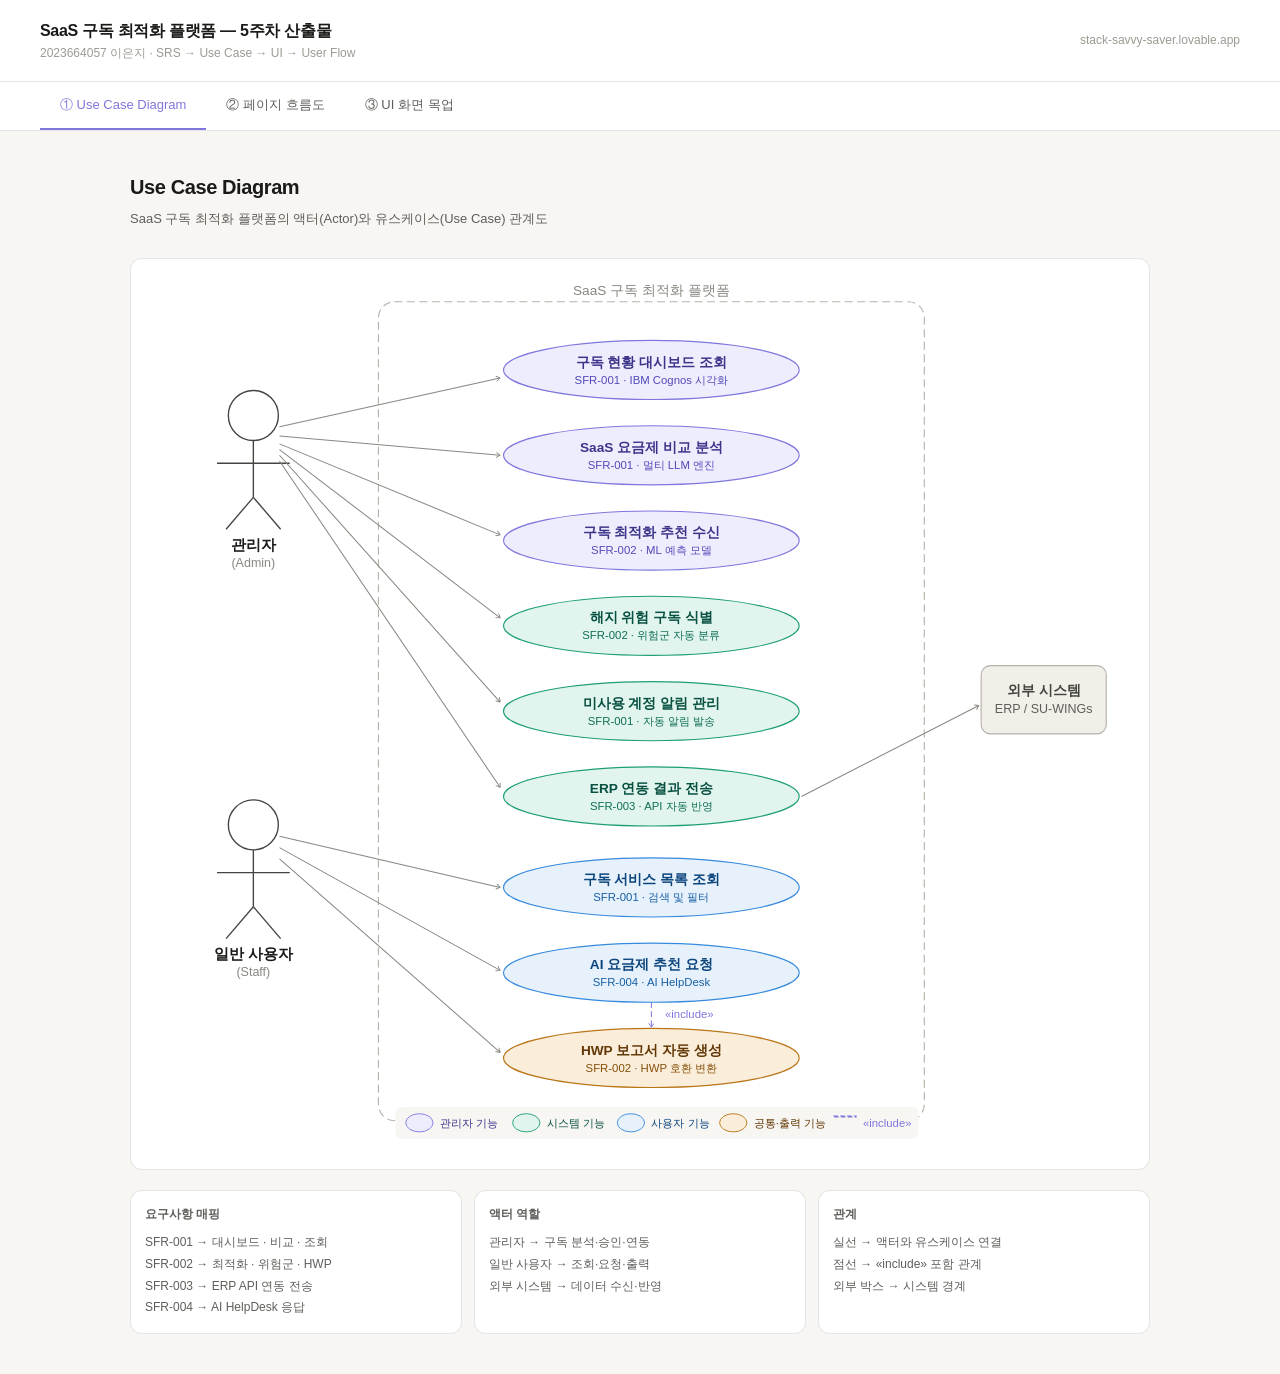
<file: saas_5week_presentation.html>
<!DOCTYPE html>
<html lang="ko">
<head>
<meta charset="UTF-8"/>
<meta name="viewport" content="width=device-width, initial-scale=1.0"/>
<title>SaaS 구독 최적화 플랫폼 — 5주차 산출물</title>
<style>
  :root {
    --bg: #f7f6f3;
    --surface: #ffffff;
    --surface2: #f1f0ec;
    --border: rgba(0,0,0,0.1);
    --border2: rgba(0,0,0,0.18);
    --text: #1a1a18;
    --text2: #5f5e5a;
    --text3: #9c9a92;
    --purple: #7F77DD; --purple-light: #EEEDFE; --purple-dark: #3C3489;
    --teal: #1D9E75; --teal-light: #E1F5EE; --teal-dark: #085041;
    --blue: #378ADD; --blue-light: #E6F1FB; --blue-dark: #0C447C;
    --amber: #BA7517; --amber-light: #FAEEDA; --amber-dark: #633806;
    --red: #E24B4A; --red-light: #FCEBEB; --red-dark: #791F1F;
    --green: #639922; --green-light: #EAF3DE; --green-dark: #27500A;
    --gray: #888780; --gray-light: #F1EFE8; --gray-dark: #444441;
    --coral: #D85A30; --coral-light: #FAECE7; --coral-dark: #712B13;
  }
  * { box-sizing: border-box; margin: 0; padding: 0; }
  body { font-family: -apple-system, 'Apple SD Gothic Neo', 'Noto Sans KR', sans-serif; background: var(--bg); color: var(--text); font-size: 14px; line-height: 1.6; }

  /* Header */
  .site-header { background: var(--surface); border-bottom: 1px solid var(--border); padding: 18px 40px; display: flex; align-items: center; justify-content: space-between; position: sticky; top: 0; z-index: 100; }
  .site-header h1 { font-size: 16px; font-weight: 600; letter-spacing: -0.3px; }
  .site-header .meta { font-size: 12px; color: var(--text3); }

  /* Top nav tabs */
  .top-nav { background: var(--surface); border-bottom: 1px solid var(--border); padding: 0 40px; display: flex; gap: 0; }
  .top-nav button { padding: 14px 20px; font-size: 13px; background: none; border: none; border-bottom: 2px solid transparent; cursor: pointer; color: var(--text2); font-weight: 500; transition: all .15s; }
  .top-nav button:hover { color: var(--text); }
  .top-nav button.active { color: var(--purple); border-bottom-color: var(--purple); }

  /* Page sections */
  .section { display: none; padding: 40px; max-width: 1100px; margin: 0 auto; }
  .section.active { display: block; }
  .section-title { font-size: 20px; font-weight: 600; margin-bottom: 6px; letter-spacing: -0.4px; }
  .section-desc { font-size: 13px; color: var(--text2); margin-bottom: 28px; }

  /* Cards */
  .card { background: var(--surface); border: 1px solid var(--border); border-radius: 12px; padding: 20px; }
  .metric-card { background: var(--surface2); border-radius: 8px; padding: 14px 18px; }
  .metric-label { font-size: 11px; color: var(--text3); margin-bottom: 4px; }
  .metric-value { font-size: 26px; font-weight: 600; }

  /* Badges */
  .badge { display: inline-block; font-size: 11px; font-weight: 500; padding: 2px 8px; border-radius: 4px; }
  .badge-ok { background: var(--green-light); color: var(--green-dark); }
  .badge-warn { background: var(--amber-light); color: var(--amber-dark); }
  .badge-danger { background: var(--red-light); color: var(--red-dark); }
  .badge-info { background: var(--blue-light); color: var(--blue-dark); }
  .badge-purple { background: var(--purple-light); color: var(--purple-dark); }

  /* Grid */
  .grid-4 { display: grid; grid-template-columns: repeat(4, 1fr); gap: 10px; }
  .grid-3 { display: grid; grid-template-columns: repeat(3, 1fr); gap: 12px; }
  .grid-2 { display: grid; grid-template-columns: 200px 1fr; gap: 16px; }

  /* Table */
  table { width: 100%; border-collapse: collapse; font-size: 13px; }
  th { text-align: left; color: var(--text3); font-weight: 500; padding: 8px 10px; border-bottom: 1px solid var(--border); font-size: 12px; }
  td { padding: 9px 10px; border-bottom: 1px solid var(--border); }
  tr:last-child td { border-bottom: none; }

  /* Bar */
  .bar { height: 6px; border-radius: 3px; background: var(--surface2); overflow: hidden; margin-top: 4px; }
  .bar-fill { height: 100%; border-radius: 3px; }

  /* Sidebar nav */
  .sidebar { background: var(--surface); border: 1px solid var(--border); border-radius: 12px; padding: 14px; }
  .nav-item { padding: 8px 12px; border-radius: 8px; font-size: 13px; color: var(--text2); cursor: pointer; display: flex; align-items: center; gap: 8px; transition: background .1s; }
  .nav-item:hover { background: var(--surface2); }
  .nav-item.active { background: var(--surface2); color: var(--text); font-weight: 500; }
  .logo { font-size: 14px; font-weight: 700; color: var(--purple); padding: 0 12px 12px; border-bottom: 1px solid var(--border); margin-bottom: 8px; letter-spacing: -0.5px; }

  /* Buttons */
  .btn { display: inline-block; padding: 7px 14px; border-radius: 8px; border: 1px solid var(--border2); background: var(--surface); color: var(--text); font-size: 13px; cursor: pointer; font-weight: 500; transition: background .12s; }
  .btn:hover { background: var(--surface2); }
  .btn-primary { background: var(--purple); color: #fff; border-color: var(--purple); }
  .btn-primary:hover { opacity: 0.9; }
  .btn-sm { font-size: 12px; padding: 5px 10px; }

  /* Chat */
  .chat-area { display: flex; flex-direction: column; gap: 10px; min-height: 260px; }
  .chat-bubble { padding: 10px 14px; border-radius: 14px; font-size: 13px; line-height: 1.6; max-width: 82%; }
  .chat-user { background: var(--purple-light); color: var(--purple-dark); border-radius: 14px 14px 4px 14px; margin-left: auto; }
  .chat-ai { background: var(--surface2); color: var(--text); border-radius: 14px 14px 14px 4px; }

  /* Plan cards */
  .plan-card { border: 1px solid var(--border); border-radius: 12px; padding: 18px; background: var(--surface); }
  .plan-card.recommended { border: 2px solid var(--blue); }

  /* Input */
  .text-input { width: 100%; padding: 8px 12px; border: 1px solid var(--border2); border-radius: 8px; font-size: 13px; background: var(--surface); color: var(--text); outline: none; }
  .text-input:focus { border-color: var(--purple); }

  /* Page flow */
  .flow-node { display: flex; flex-direction: column; align-items: center; }
  .flow-box { padding: 10px 18px; border-radius: 8px; font-size: 13px; font-weight: 500; text-align: center; min-width: 140px; border: 1px solid; }
  .flow-sub { font-size: 11px; font-weight: 400; margin-top: 3px; }
  .flow-arrow { color: var(--text3); font-size: 18px; text-align: center; margin: 4px 0; }
  .flow-row { display: flex; gap: 12px; justify-content: center; align-items: flex-start; }
  .flow-connector { display: flex; flex-direction: column; align-items: center; }

  /* Use case actor */
  .actor-box { display: flex; flex-direction: column; align-items: center; gap: 4px; }
  .actor-label { font-size: 12px; font-weight: 500; color: var(--text2); }

  /* Scrollable */
  .scroll-x { overflow-x: auto; }

  /* Risk gauge */
  .risk-bar { height: 8px; border-radius: 4px; background: var(--surface2); overflow: hidden; }
  .risk-fill-high { background: linear-gradient(90deg, var(--red), #ff7070); }
  .risk-fill-mid { background: linear-gradient(90deg, var(--amber), #ffc04d); }
  .risk-fill-low { background: linear-gradient(90deg, var(--green), #8bc34a); }

  @media print { body { background: white; } }
</style>
</head>
<body>

<header class="site-header">
  <div>
    <h1>SaaS 구독 최적화 플랫폼 — 5주차 산출물</h1>
    <div class="meta">2023664057 이은지 · SRS → Use Case → UI → User Flow</div>
  </div>
  <div style="font-size:12px;color:var(--text3);">stack-savvy-saver.lovable.app</div>
</header>

<nav class="top-nav">
  <button class="active" onclick="showSection('usecase', this)">① Use Case Diagram</button>
  <button onclick="showSection('flow', this)">② 페이지 흐름도</button>
  <button onclick="showSection('ui', this)">③ UI 화면 목업</button>
</nav>

<!-- ==============================
     SECTION 1: USE CASE DIAGRAM
     ============================== -->
<section id="s-usecase" class="section active">
  <div class="section-title">Use Case Diagram</div>
  <div class="section-desc">SaaS 구독 최적화 플랫폼의 액터(Actor)와 유스케이스(Use Case) 관계도</div>

  <div class="card" style="overflow:auto;">
    <svg width="100%" viewBox="0 0 860 760" xmlns="http://www.w3.org/2000/svg" style="min-width:700px;">
      <defs>
        <marker id="arr" viewBox="0 0 10 10" refX="8" refY="5" markerWidth="6" markerHeight="6" orient="auto-start-reverse">
          <path d="M2 1L8 5L2 9" fill="none" stroke="#888780" stroke-width="1.5" stroke-linecap="round" stroke-linejoin="round"/>
        </marker>
        <marker id="arr-inc" viewBox="0 0 10 10" refX="8" refY="5" markerWidth="6" markerHeight="6" orient="auto-start-reverse">
          <path d="M2 1L8 5L2 9" fill="none" stroke="#7F77DD" stroke-width="1.5" stroke-linecap="round" stroke-linejoin="round"/>
        </marker>
      </defs>

      <!-- System boundary -->
      <rect x="200" y="20" width="480" height="720" rx="14" fill="none" stroke="#b4b2a9" stroke-width="1" stroke-dasharray="7 4"/>
      <text x="440" y="14" text-anchor="middle" font-size="12" fill="#888780" font-family="-apple-system, sans-serif">SaaS 구독 최적화 플랫폼</text>

      <!-- === ACTORS === -->
      <!-- 관리자 -->
      <g font-family="-apple-system, sans-serif">
        <ellipse cx="90" cy="120" rx="22" ry="22" fill="none" stroke="#444441" stroke-width="1.2"/>
        <line x1="90" y1="142" x2="90" y2="192" stroke="#444441" stroke-width="1.2"/>
        <line x1="58" y1="162" x2="122" y2="162" stroke="#444441" stroke-width="1.2"/>
        <line x1="90" y1="192" x2="66" y2="220" stroke="#444441" stroke-width="1.2"/>
        <line x1="90" y1="192" x2="114" y2="220" stroke="#444441" stroke-width="1.2"/>
        <text x="90" y="238" text-anchor="middle" font-size="13" font-weight="600" fill="#1a1a18">관리자</text>
        <text x="90" y="253" text-anchor="middle" font-size="11" fill="#888780">(Admin)</text>
      </g>

      <!-- 일반 사용자 -->
      <g font-family="-apple-system, sans-serif">
        <ellipse cx="90" cy="480" rx="22" ry="22" fill="none" stroke="#444441" stroke-width="1.2"/>
        <line x1="90" y1="502" x2="90" y2="552" stroke="#444441" stroke-width="1.2"/>
        <line x1="58" y1="522" x2="122" y2="522" stroke="#444441" stroke-width="1.2"/>
        <line x1="90" y1="552" x2="66" y2="580" stroke="#444441" stroke-width="1.2"/>
        <line x1="90" y1="552" x2="114" y2="580" stroke="#444441" stroke-width="1.2"/>
        <text x="90" y="598" text-anchor="middle" font-size="13" font-weight="600" fill="#1a1a18">일반 사용자</text>
        <text x="90" y="613" text-anchor="middle" font-size="11" fill="#888780">(Staff)</text>
      </g>

      <!-- 외부 시스템 -->
      <g font-family="-apple-system, sans-serif">
        <rect x="730" y="340" width="110" height="60" rx="8" fill="#F1EFE8" stroke="#b4b2a9" stroke-width="1"/>
        <text x="785" y="366" text-anchor="middle" font-size="12" font-weight="600" fill="#444441">외부 시스템</text>
        <text x="785" y="382" text-anchor="middle" font-size="11" fill="#5f5e5a">ERP / SU-WINGs</text>
      </g>

      <!-- === USE CASES (관리자) === -->
      <!-- UC1 -->
      <g>
        <ellipse cx="440" cy="80" rx="130" ry="26" fill="#EEEDFE" stroke="#7F77DD" stroke-width="1"/>
        <text x="440" y="77" text-anchor="middle" font-size="12" font-weight="600" fill="#3C3489" font-family="-apple-system, sans-serif">구독 현황 대시보드 조회</text>
        <text x="440" y="92" text-anchor="middle" font-size="10" fill="#534AB7" font-family="-apple-system, sans-serif">SFR-001 · IBM Cognos 시각화</text>
      </g>
      <!-- UC2 -->
      <g>
        <ellipse cx="440" cy="155" rx="130" ry="26" fill="#EEEDFE" stroke="#7F77DD" stroke-width="1"/>
        <text x="440" y="152" text-anchor="middle" font-size="12" font-weight="600" fill="#3C3489" font-family="-apple-system, sans-serif">SaaS 요금제 비교 분석</text>
        <text x="440" y="167" text-anchor="middle" font-size="10" fill="#534AB7" font-family="-apple-system, sans-serif">SFR-001 · 멀티 LLM 엔진</text>
      </g>
      <!-- UC3 -->
      <g>
        <ellipse cx="440" cy="230" rx="130" ry="26" fill="#EEEDFE" stroke="#7F77DD" stroke-width="1"/>
        <text x="440" y="227" text-anchor="middle" font-size="12" font-weight="600" fill="#3C3489" font-family="-apple-system, sans-serif">구독 최적화 추천 수신</text>
        <text x="440" y="242" text-anchor="middle" font-size="10" fill="#534AB7" font-family="-apple-system, sans-serif">SFR-002 · ML 예측 모델</text>
      </g>
      <!-- UC4 (teal) -->
      <g>
        <ellipse cx="440" cy="305" rx="130" ry="26" fill="#E1F5EE" stroke="#1D9E75" stroke-width="1"/>
        <text x="440" y="302" text-anchor="middle" font-size="12" font-weight="600" fill="#085041" font-family="-apple-system, sans-serif">해지 위험 구독 식별</text>
        <text x="440" y="317" text-anchor="middle" font-size="10" fill="#0F6E56" font-family="-apple-system, sans-serif">SFR-002 · 위험군 자동 분류</text>
      </g>
      <!-- UC5 (teal) -->
      <g>
        <ellipse cx="440" cy="380" rx="130" ry="26" fill="#E1F5EE" stroke="#1D9E75" stroke-width="1"/>
        <text x="440" y="377" text-anchor="middle" font-size="12" font-weight="600" fill="#085041" font-family="-apple-system, sans-serif">미사용 계정 알림 관리</text>
        <text x="440" y="392" text-anchor="middle" font-size="10" fill="#0F6E56" font-family="-apple-system, sans-serif">SFR-001 · 자동 알림 발송</text>
      </g>
      <!-- UC6 (teal) -->
      <g>
        <ellipse cx="440" cy="455" rx="130" ry="26" fill="#E1F5EE" stroke="#1D9E75" stroke-width="1"/>
        <text x="440" y="452" text-anchor="middle" font-size="12" font-weight="600" fill="#085041" font-family="-apple-system, sans-serif">ERP 연동 결과 전송</text>
        <text x="440" y="467" text-anchor="middle" font-size="10" fill="#0F6E56" font-family="-apple-system, sans-serif">SFR-003 · API 자동 반영</text>
      </g>

      <!-- === USE CASES (일반 사용자) === -->
      <!-- UC7 (blue) -->
      <g>
        <ellipse cx="440" cy="535" rx="130" ry="26" fill="#E6F1FB" stroke="#378ADD" stroke-width="1"/>
        <text x="440" y="532" text-anchor="middle" font-size="12" font-weight="600" fill="#0C447C" font-family="-apple-system, sans-serif">구독 서비스 목록 조회</text>
        <text x="440" y="547" text-anchor="middle" font-size="10" fill="#185FA5" font-family="-apple-system, sans-serif">SFR-001 · 검색 및 필터</text>
      </g>
      <!-- UC8 (blue) -->
      <g>
        <ellipse cx="440" cy="610" rx="130" ry="26" fill="#E6F1FB" stroke="#378ADD" stroke-width="1"/>
        <text x="440" y="607" text-anchor="middle" font-size="12" font-weight="600" fill="#0C447C" font-family="-apple-system, sans-serif">AI 요금제 추천 요청</text>
        <text x="440" y="622" text-anchor="middle" font-size="10" fill="#185FA5" font-family="-apple-system, sans-serif">SFR-004 · AI HelpDesk</text>
      </g>
      <!-- UC9 (amber) -->
      <g>
        <ellipse cx="440" cy="685" rx="130" ry="26" fill="#FAEEDA" stroke="#BA7517" stroke-width="1"/>
        <text x="440" y="682" text-anchor="middle" font-size="12" font-weight="600" fill="#633806" font-family="-apple-system, sans-serif">HWP 보고서 자동 생성</text>
        <text x="440" y="697" text-anchor="middle" font-size="10" fill="#854F0B" font-family="-apple-system, sans-serif">SFR-002 · HWP 호환 변환</text>
      </g>

      <!-- === ARROWS: 관리자 → UC === -->
      <line x1="113" y1="130" x2="307" y2="87" stroke="#888780" stroke-width="0.9" marker-end="url(#arr)"/>
      <line x1="113" y1="138" x2="307" y2="155" stroke="#888780" stroke-width="0.9" marker-end="url(#arr)"/>
      <line x1="113" y1="145" x2="307" y2="225" stroke="#888780" stroke-width="0.9" marker-end="url(#arr)"/>
      <line x1="113" y1="150" x2="307" y2="298" stroke="#888780" stroke-width="0.9" marker-end="url(#arr)"/>
      <line x1="113" y1="155" x2="307" y2="372" stroke="#888780" stroke-width="0.9" marker-end="url(#arr)"/>
      <line x1="113" y1="160" x2="307" y2="447" stroke="#888780" stroke-width="0.9" marker-end="url(#arr)"/>

      <!-- === ARROWS: 일반 사용자 → UC === -->
      <line x1="113" y1="490" x2="307" y2="535" stroke="#888780" stroke-width="0.9" marker-end="url(#arr)"/>
      <line x1="113" y1="500" x2="307" y2="608" stroke="#888780" stroke-width="0.9" marker-end="url(#arr)"/>
      <line x1="113" y1="510" x2="307" y2="680" stroke="#888780" stroke-width="0.9" marker-end="url(#arr)"/>

      <!-- === ARROW: UC6 → 외부 시스템 === -->
      <line x1="572" y1="455" x2="728" y2="375" stroke="#888780" stroke-width="0.9" marker-end="url(#arr)"/>

      <!-- === include: UC8 includes data pipeline === -->
      <line x1="440" y1="636" x2="440" y2="658" stroke="#7F77DD" stroke-width="0.9" stroke-dasharray="5 3" marker-end="url(#arr-inc)"/>
      <text x="452" y="650" font-size="10" fill="#7F77DD" font-family="-apple-system, sans-serif">«include»</text>

      <!-- Legend -->
      <rect x="215" y="728" width="460" height="28" rx="6" fill="#f7f6f3"/>
      <ellipse cx="236" cy="742" rx="12" ry="8" fill="#EEEDFE" stroke="#7F77DD" stroke-width="0.8"/>
      <text x="254" y="746" font-size="10" fill="#3C3489" font-family="-apple-system, sans-serif">관리자 기능</text>
      <ellipse cx="330" cy="742" rx="12" ry="8" fill="#E1F5EE" stroke="#1D9E75" stroke-width="0.8"/>
      <text x="348" y="746" font-size="10" fill="#085041" font-family="-apple-system, sans-serif">시스템 기능</text>
      <ellipse cx="422" cy="742" rx="12" ry="8" fill="#E6F1FB" stroke="#378ADD" stroke-width="0.8"/>
      <text x="440" y="746" font-size="10" fill="#0C447C" font-family="-apple-system, sans-serif">사용자 기능</text>
      <ellipse cx="512" cy="742" rx="12" ry="8" fill="#FAEEDA" stroke="#BA7517" stroke-width="0.8"/>
      <text x="530" y="746" font-size="10" fill="#633806" font-family="-apple-system, sans-serif">공통·출력 기능</text>
      <rect x="600" y="736" width="20" height="0.8" fill="none" stroke="#7F77DD" stroke-dasharray="4 2"/>
      <text x="626" y="746" font-size="10" fill="#7F77DD" font-family="-apple-system, sans-serif">«include»</text>
    </svg>
  </div>

  <div style="margin-top:20px;display:grid;grid-template-columns:repeat(3,1fr);gap:12px;">
    <div class="card" style="padding:14px;">
      <div style="font-size:12px;font-weight:600;color:var(--text2);margin-bottom:8px;">요구사항 매핑</div>
      <div style="font-size:12px;color:var(--text2);line-height:1.8;">
        SFR-001 → 대시보드 · 비교 · 조회<br>
        SFR-002 → 최적화 · 위험군 · HWP<br>
        SFR-003 → ERP API 연동 전송<br>
        SFR-004 → AI HelpDesk 응답
      </div>
    </div>
    <div class="card" style="padding:14px;">
      <div style="font-size:12px;font-weight:600;color:var(--text2);margin-bottom:8px;">액터 역할</div>
      <div style="font-size:12px;color:var(--text2);line-height:1.8;">
        관리자 → 구독 분석·승인·연동<br>
        일반 사용자 → 조회·요청·출력<br>
        외부 시스템 → 데이터 수신·반영
      </div>
    </div>
    <div class="card" style="padding:14px;">
      <div style="font-size:12px;font-weight:600;color:var(--text2);margin-bottom:8px;">관계</div>
      <div style="font-size:12px;color:var(--text2);line-height:1.8;">
        실선 → 액터와 유스케이스 연결<br>
        점선 → «include» 포함 관계<br>
        외부 박스 → 시스템 경계
      </div>
    </div>
  </div>
</section>

<!-- ==============================
     SECTION 2: PAGE FLOW
     ============================== -->
<section id="s-flow" class="section">
  <div class="section-title">페이지 흐름도</div>
  <div class="section-desc">SRS → Use Case → UI 화면 전환 흐름 (Figma 피그마 대응 산출물)</div>

  <div class="card" style="overflow:auto;">
    <svg width="100%" viewBox="0 0 860 900" xmlns="http://www.w3.org/2000/svg" style="min-width:720px;">
      <defs>
        <marker id="farr" viewBox="0 0 10 10" refX="8" refY="5" markerWidth="6" markerHeight="6" orient="auto-start-reverse">
          <path d="M2 1L8 5L2 9" fill="none" stroke="#888780" stroke-width="1.5" stroke-linecap="round" stroke-linejoin="round"/>
        </marker>
        <marker id="farr-dashed" viewBox="0 0 10 10" refX="8" refY="5" markerWidth="5" markerHeight="5" orient="auto-start-reverse">
          <path d="M2 1L8 5L2 9" fill="none" stroke="#b4b2a9" stroke-width="1.5" stroke-linecap="round" stroke-linejoin="round"/>
        </marker>
      </defs>

      <!-- Screen label style helper -->
      <style>
        .fn { font-family: -apple-system, sans-serif; }
      </style>

      <!-- ROW 0: 시작 -->
      <rect x="350" y="28" width="160" height="44" rx="22" fill="#F1EFE8" stroke="#888780" stroke-width="1" class="fn"/>
      <text x="430" y="48" text-anchor="middle" font-size="13" font-weight="600" fill="#444441" class="fn">로그인 / 시작</text>
      <text x="430" y="63" text-anchor="middle" font-size="10" fill="#888780" class="fn">인증 · 권한 확인</text>
      <line x1="430" y1="72" x2="430" y2="108" stroke="#888780" stroke-width="1" marker-end="url(#farr)"/>

      <!-- ROW 1: 메인 대시보드 -->
      <rect x="280" y="110" width="300" height="56" rx="10" fill="#EEEDFE" stroke="#7F77DD" stroke-width="1.5"/>
      <text x="430" y="134" text-anchor="middle" font-size="13" font-weight="700" fill="#3C3489" class="fn">메인 대시보드</text>
      <text x="430" y="152" text-anchor="middle" font-size="11" fill="#534AB7" class="fn">구독 현황 · 비용 요약 · 위험 알림 · 월간 리포트</text>

      <!-- Branches from 대시보드 -->
      <!-- to 요금제 비교 (left) -->
      <path d="M280 138 L140 138 L140 230" fill="none" stroke="#888780" stroke-width="1" marker-end="url(#farr)"/>
      <!-- to AI 분석 (center-left) -->
      <path d="M350 166 L310 166 L310 230" fill="none" stroke="#888780" stroke-width="1" marker-end="url(#farr)"/>
      <!-- to 위험군 (center-right) -->
      <path d="M510 166 L540 166 L540 230" fill="none" stroke="#888780" stroke-width="1" marker-end="url(#farr)"/>
      <!-- to 보고서 (right) -->
      <path d="M580 138 L720 138 L720 230" fill="none" stroke="#888780" stroke-width="1" marker-end="url(#farr)"/>

      <!-- ROW 2: 4 columns -->
      <!-- 요금제 비교 -->
      <rect x="50" y="232" width="180" height="56" rx="8" fill="#E6F1FB" stroke="#378ADD" stroke-width="1"/>
      <text x="140" y="255" text-anchor="middle" font-size="12" font-weight="600" fill="#0C447C" class="fn">요금제 비교</text>
      <text x="140" y="272" text-anchor="middle" font-size="10" fill="#185FA5" class="fn">멀티 LLM 비교 엔진</text>

      <!-- AI 구독 분석 -->
      <rect x="250" y="232" width="160" height="56" rx="8" fill="#E1F5EE" stroke="#1D9E75" stroke-width="1"/>
      <text x="330" y="255" text-anchor="middle" font-size="12" font-weight="600" fill="#085041" class="fn">AI 구독 분석</text>
      <text x="330" y="272" text-anchor="middle" font-size="10" fill="#0F6E56" class="fn">최적화 · 패턴 예측</text>

      <!-- 위험군 분석 -->
      <rect x="430" y="232" width="180" height="56" rx="8" fill="#E1F5EE" stroke="#1D9E75" stroke-width="1"/>
      <text x="520" y="255" text-anchor="middle" font-size="12" font-weight="600" fill="#085041" class="fn">위험군 분석</text>
      <text x="520" y="272" text-anchor="middle" font-size="10" fill="#0F6E56" class="fn">해지 후보 자동 분류</text>

      <!-- 보고서 생성 -->
      <rect x="630" y="232" width="180" height="56" rx="8" fill="#FAEEDA" stroke="#BA7517" stroke-width="1"/>
      <text x="720" y="255" text-anchor="middle" font-size="12" font-weight="600" fill="#633806" class="fn">보고서 생성</text>
      <text x="720" y="272" text-anchor="middle" font-size="10" fill="#854F0B" class="fn">HWP 자동 변환 출력</text>

      <!-- ROW 2 -> ROW 3 arrows -->
      <line x1="140" y1="288" x2="140" y2="360" stroke="#888780" stroke-width="1" marker-end="url(#farr)"/>
      <line x1="330" y1="288" x2="330" y2="360" stroke="#888780" stroke-width="1" marker-end="url(#farr)"/>
      <line x1="520" y1="288" x2="520" y2="360" stroke="#888780" stroke-width="1" marker-end="url(#farr)"/>
      <line x1="720" y1="288" x2="720" y2="360" stroke="#888780" stroke-width="1" marker-end="url(#farr)"/>

      <!-- ROW 3: 상세 -->
      <rect x="50" y="362" width="180" height="56" rx="8" fill="#E6F1FB" stroke="#378ADD" stroke-width="1"/>
      <text x="140" y="385" text-anchor="middle" font-size="12" font-weight="600" fill="#0C447C" class="fn">서비스 상세 조회</text>
      <text x="140" y="402" text-anchor="middle" font-size="10" fill="#185FA5" class="fn">비용 · 기능 · 요금 비교</text>

      <rect x="250" y="362" width="160" height="56" rx="8" fill="#E1F5EE" stroke="#1D9E75" stroke-width="1"/>
      <text x="330" y="385" text-anchor="middle" font-size="12" font-weight="600" fill="#085041" class="fn">추천 결과 확인</text>
      <text x="330" y="402" text-anchor="middle" font-size="10" fill="#0F6E56" class="fn">AI 최적화 제안</text>

      <rect x="430" y="362" width="180" height="56" rx="8" fill="#E1F5EE" stroke="#1D9E75" stroke-width="1"/>
      <text x="520" y="385" text-anchor="middle" font-size="12" font-weight="600" fill="#085041" class="fn">위험군 목록</text>
      <text x="520" y="402" text-anchor="middle" font-size="10" fill="#0F6E56" class="fn">구독 해지 후보 필터</text>

      <rect x="630" y="362" width="180" height="56" rx="8" fill="#FAEEDA" stroke="#BA7517" stroke-width="1"/>
      <text x="720" y="385" text-anchor="middle" font-size="12" font-weight="600" fill="#633806" class="fn">다운로드 / 전송</text>
      <text x="720" y="402" text-anchor="middle" font-size="10" fill="#854F0B" class="fn">ERP · SU-WINGs 반영</text>

      <!-- ROW 3 → ROW 4 convergence -->
      <path d="M140 418 L140 500 L370 500" fill="none" stroke="#888780" stroke-width="1"/>
      <line x1="330" y1="418" x2="330" y2="500" stroke="#888780" stroke-width="1"/>
      <path d="M520 418 L520 500 L490 500" fill="none" stroke="#888780" stroke-width="1"/>
      <path d="M720 418 L720 500 L510 500" fill="none" stroke="#888780" stroke-width="1" marker-end="url(#farr)"/>

      <!-- ROW 4: 결과 적용 -->
      <rect x="280" y="502" width="300" height="56" rx="10" fill="#FAEEDA" stroke="#BA7517" stroke-width="1.5"/>
      <text x="430" y="526" text-anchor="middle" font-size="13" font-weight="700" fill="#633806" class="fn">결과 적용 확인</text>
      <text x="430" y="544" text-anchor="middle" font-size="11" fill="#854F0B" class="fn">승인 · 구매 기안 · 예산 편성</text>

      <!-- ROW 4 -> ROW 5 -->
      <path d="M280 528 L130 528 L130 620" fill="none" stroke="#b4b2a9" stroke-width="0.9" stroke-dasharray="5 3" marker-end="url(#farr-dashed)"/>
      <line x1="430" y1="558" x2="430" y2="620" stroke="#888780" stroke-width="1" marker-end="url(#farr)"/>
      <path d="M580 528 L730 528 L730 620" fill="none" stroke="#b4b2a9" stroke-width="0.9" stroke-dasharray="5 3" marker-end="url(#farr-dashed)"/>

      <!-- ROW 5: 관리 설정 3종 -->
      <rect x="40" y="622" width="180" height="56" rx="8" fill="#F1EFE8" stroke="#888780" stroke-width="1"/>
      <text x="130" y="645" text-anchor="middle" font-size="12" font-weight="600" fill="#444441" class="fn">구독 관리 설정</text>
      <text x="130" y="662" text-anchor="middle" font-size="10" fill="#5f5e5a" class="fn">계정 · 권한 · 알림</text>

      <rect x="260" y="622" width="340" height="56" rx="8" fill="#FAECE7" stroke="#D85A30" stroke-width="1"/>
      <text x="430" y="645" text-anchor="middle" font-size="12" font-weight="600" fill="#712B13" class="fn">AI HelpDesk / AI Tutoring</text>
      <text x="430" y="662" text-anchor="middle" font-size="10" fill="#993C1D" class="fn">학칙 · 장학 · 수업 자동 응답</text>

      <rect x="640" y="622" width="180" height="56" rx="8" fill="#F1EFE8" stroke="#888780" stroke-width="1"/>
      <text x="730" y="645" text-anchor="middle" font-size="12" font-weight="600" fill="#444441" class="fn">시스템 연동 관리</text>
      <text x="730" y="662" text-anchor="middle" font-size="10" fill="#5f5e5a" class="fn">Meta# · BTL · API</text>

      <!-- ROW 5 -> 종료 convergence -->
      <path d="M130 678 L130 758 L370 758" fill="none" stroke="#888780" stroke-width="1"/>
      <path d="M430 678 L430 758" stroke="#888780" stroke-width="1"/>
      <path d="M730 678 L730 758 L490 758" fill="none" stroke="#888780" stroke-width="1" marker-end="url(#farr)"/>

      <!-- ROW 6: 종료 -->
      <rect x="330" y="760" width="200" height="44" rx="22" fill="#F1EFE8" stroke="#888780" stroke-width="1"/>
      <text x="430" y="780" text-anchor="middle" font-size="13" font-weight="600" fill="#444441" class="fn">로그아웃 / 종료</text>
      <text x="430" y="796" text-anchor="middle" font-size="10" fill="#888780" class="fn">세션 종료</text>

      <!-- Feedback loop (환류) -->
      <path d="M580 530 L830 530 L830 138 L582 138" fill="none" stroke="#b4b2a9" stroke-width="0.9" stroke-dasharray="6 3" marker-end="url(#farr-dashed)"/>
      <text x="845" y="340" font-size="11" fill="#888780" font-family="-apple-system, sans-serif" transform="rotate(90 845 340)">환류 (Feedback)</text>

      <!-- Legend row -->
      <line x1="40" y1="836" x2="80" y2="836" stroke="#888780" stroke-width="1" marker-end="url(#farr)"/>
      <text x="88" y="840" font-size="11" fill="#5f5e5a" class="fn">주요 흐름</text>
      <line x1="170" y1="836" x2="210" y2="836" stroke="#b4b2a9" stroke-width="0.9" stroke-dasharray="5 3" marker-end="url(#farr-dashed)"/>
      <text x="218" y="840" font-size="11" fill="#5f5e5a" class="fn">부가 흐름 / 환류</text>
      <rect x="320" y="828" width="12" height="12" rx="2" fill="#EEEDFE" stroke="#7F77DD" stroke-width="0.8"/>
      <text x="338" y="840" font-size="11" fill="#5f5e5a" class="fn">분석 화면</text>
      <rect x="420" y="828" width="12" height="12" rx="2" fill="#FAEEDA" stroke="#BA7517" stroke-width="0.8"/>
      <text x="438" y="840" font-size="11" fill="#5f5e5a" class="fn">출력 / 적용</text>
      <rect x="518" y="828" width="12" height="12" rx="2" fill="#FAECE7" stroke="#D85A30" stroke-width="0.8"/>
      <text x="536" y="840" font-size="11" fill="#5f5e5a" class="fn">AI 서비스</text>
      <rect x="614" y="828" width="12" height="12" rx="2" fill="#F1EFE8" stroke="#888780" stroke-width="0.8"/>
      <text x="632" y="840" font-size="11" fill="#5f5e5a" class="fn">설정 / 시스템</text>
    </svg>
  </div>
</section>

<!-- ==============================
     SECTION 3: UI MOCKUP
     ============================== -->
<section id="s-ui" class="section">
  <div class="section-title">UI 화면 목업</div>
  <div class="section-desc">SaaS 구독 최적화 플랫폼 — 4개 핵심 화면 인터랙티브 목업</div>

  <div style="display:flex;gap:8px;margin-bottom:20px;flex-wrap:wrap;">
    <button class="btn active" id="tab-dash" onclick="showUI('dashboard')">① 메인 대시보드</button>
    <button class="btn" id="tab-compare" onclick="showUI('compare')">② 요금제 비교 분석</button>
    <button class="btn" id="tab-risk" onclick="showUI('risk')">③ 위험군 분석</button>
    <button class="btn" id="tab-helpdesk" onclick="showUI('helpdesk')">④ AI HelpDesk</button>
  </div>

  <!-- UI: 대시보드 -->
  <div id="ui-dashboard" class="ui-screen">
    <div class="grid-2" style="min-height:520px;">
      <div class="sidebar">
        <div class="logo">StackSavvy</div>
        <div class="nav-item active" onclick="showUI('dashboard')">📊 대시보드</div>
        <div class="nav-item" onclick="showUI('compare')">🔍 요금제 비교</div>
        <div class="nav-item" onclick="showUI('risk')">⚠️ 위험군 관리</div>
        <div class="nav-item" onclick="showUI('helpdesk')">🤖 AI HelpDesk</div>
        <div class="nav-item">📄 보고서</div>
        <div class="nav-item">⚙️ 시스템 연동</div>
        <div style="border-top:1px solid var(--border);margin-top:16px;padding-top:12px;">
          <div class="nav-item">👤 관리자</div>
        </div>
      </div>
      <div>
        <div style="display:flex;justify-content:space-between;align-items:center;margin-bottom:16px;">
          <div>
            <div style="font-size:18px;font-weight:600;">구독 현황 개요</div>
            <div style="font-size:12px;color:var(--text3);">2025년 4월 기준 · IBM Cognos Analytics 연동</div>
          </div>
          <button class="btn btn-sm btn-primary">HWP 보고서 생성</button>
        </div>
        <div class="grid-4" style="margin-bottom:16px;">
          <div class="metric-card">
            <div class="metric-label">총 구독 수</div>
            <div class="metric-value" style="color:var(--text);">34</div>
          </div>
          <div class="metric-card">
            <div class="metric-label">월 총 비용</div>
            <div class="metric-value">₩8.2M</div>
          </div>
          <div class="metric-card">
            <div class="metric-label">절감 가능액</div>
            <div class="metric-value" style="color:var(--amber);">₩1.4M</div>
          </div>
          <div class="metric-card">
            <div class="metric-label">위험군 구독</div>
            <div class="metric-value" style="color:var(--red);">7</div>
          </div>
        </div>
        <div class="card" style="padding:14px;">
          <div style="font-weight:600;font-size:14px;margin-bottom:12px;">주요 구독 서비스 현황</div>
          <table>
            <tr><th>서비스명</th><th>요금제</th><th>월 비용</th><th>사용률</th><th>상태</th></tr>
            <tr>
              <td><b>Notion</b></td><td>Team</td><td>₩320,000</td>
              <td><div class="bar"><div class="bar-fill" style="width:78%;background:#7F77DD;"></div></div></td>
              <td><span class="badge badge-ok">정상</span></td>
            </tr>
            <tr>
              <td><b>Slack</b></td><td>Pro</td><td>₩580,000</td>
              <td><div class="bar"><div class="bar-fill" style="width:45%;background:#BA7517;"></div></div></td>
              <td><span class="badge badge-warn">검토 필요</span></td>
            </tr>
            <tr>
              <td><b>Figma</b></td><td>Organization</td><td>₩720,000</td>
              <td><div class="bar"><div class="bar-fill" style="width:12%;background:#E24B4A;"></div></div></td>
              <td><span class="badge badge-danger">해지 권고</span></td>
            </tr>
            <tr>
              <td><b>GitHub</b></td><td>Enterprise</td><td>₩1,100,000</td>
              <td><div class="bar"><div class="bar-fill" style="width:91%;background:#1D9E75;"></div></div></td>
              <td><span class="badge badge-ok">정상</span></td>
            </tr>
            <tr>
              <td><b>Adobe CC</b></td><td>All Apps</td><td>₩95,000</td>
              <td><div class="bar"><div class="bar-fill" style="width:5%;background:#E24B4A;"></div></div></td>
              <td><span class="badge badge-danger">해지 권고</span></td>
            </tr>
            <tr>
              <td><b>Zoom</b></td><td>Pro</td><td>₩165,000</td>
              <td><div class="bar"><div class="bar-fill" style="width:38%;background:#BA7517;"></div></div></td>
              <td><span class="badge badge-warn">검토 필요</span></td>
            </tr>
          </table>
        </div>
      </div>
    </div>
  </div>

  <!-- UI: 요금제 비교 -->
  <div id="ui-compare" class="ui-screen" style="display:none;">
    <div style="margin-bottom:16px;">
      <div style="font-size:18px;font-weight:600;">SaaS 요금제 비교 분석</div>
      <div style="font-size:12px;color:var(--text3);">멀티 LLM 엔진 (GPT-4 · HyperCLOVA X) 기반 실시간 분석</div>
    </div>
    <div style="display:flex;gap:8px;margin-bottom:16px;">
      <input class="text-input" id="svc-input" placeholder="서비스명 검색 (예: Notion, Slack...)" style="max-width:340px;"/>
      <button class="btn btn-primary" onclick="alert('AI 분석을 요청합니다. (데모)')">AI 분석 요청</button>
    </div>
    <div class="grid-3" style="margin-bottom:16px;">
      <div class="plan-card">
        <div style="font-size:11px;color:var(--text3);margin-bottom:4px;">Notion</div>
        <div style="font-size:15px;font-weight:600;margin-bottom:6px;">Free</div>
        <div style="font-size:24px;font-weight:700;">₩0<span style="font-size:12px;font-weight:400;">/월</span></div>
        <div style="font-size:12px;color:var(--text2);margin:10px 0 6px;">블록 제한 · 게스트 2명</div>
        <span class="badge badge-purple">현재 요금제</span>
      </div>
      <div class="plan-card recommended">
        <div style="font-size:11px;margin-bottom:6px;"><span class="badge badge-info">AI 추천</span></div>
        <div style="font-size:11px;color:var(--text3);margin-bottom:4px;">Notion</div>
        <div style="font-size:15px;font-weight:600;margin-bottom:6px;">Team</div>
        <div style="font-size:24px;font-weight:700;">₩16,000<span style="font-size:12px;font-weight:400;">/인/월</span></div>
        <div style="font-size:12px;color:var(--text2);margin:10px 0 6px;">무제한 블록 · AI 기능 · 협업 도구</div>
        <div style="font-size:11px;color:var(--green);">사용 패턴 기반 최적 추천</div>
      </div>
      <div class="plan-card">
        <div style="font-size:11px;color:var(--text3);margin-bottom:4px;">Notion</div>
        <div style="font-size:15px;font-weight:600;margin-bottom:6px;">Business</div>
        <div style="font-size:24px;font-weight:700;">₩22,000<span style="font-size:12px;font-weight:400;">/인/월</span></div>
        <div style="font-size:12px;color:var(--text2);margin:10px 0 6px;">SAML SSO · 감사 로그 · 고급 보안</div>
        <div style="font-size:11px;color:var(--text3);">현재 기능 대비 초과 스펙</div>
      </div>
    </div>
    <div class="card" style="padding:16px;">
      <div style="font-weight:600;font-size:14px;margin-bottom:10px;">AI 분석 결과</div>
      <div style="font-size:13px;color:var(--text);line-height:1.7;">
        현재 <b>Notion Free</b>에서 <b>Team</b> 요금제로 전환 시 팀 협업 효율이 향상되며, 현재 사용 패턴 기준 월 <span style="color:var(--green);font-weight:600;">₩247,000</span> 절감이 가능합니다. Business 요금제의 SSO 기능은 현재 조직 규모에서 불필요합니다. 멀티 LLM 분석 결과가 일치하여 신뢰도 <b>92%</b>로 추천합니다.
      </div>
      <div style="display:flex;gap:8px;margin-top:12px;">
        <button class="btn btn-sm btn-primary" onclick="alert('ERP 구매시스템에 반영합니다. (데모)')">ERP 반영 요청</button>
        <button class="btn btn-sm" onclick="alert('HWP 보고서를 생성합니다. (데모)')">HWP 보고서 생성</button>
      </div>
    </div>
  </div>

  <!-- UI: 위험군 분석 -->
  <div id="ui-risk" class="ui-screen" style="display:none;">
    <div style="margin-bottom:16px;">
      <div style="font-size:18px;font-weight:600;">구독 해지 위험군 분석</div>
      <div style="font-size:12px;color:var(--text3);">머신러닝 기반 사용 패턴 분석 · 자동 분류 (SFR-002)</div>
    </div>
    <div class="grid-3" style="margin-bottom:16px;">
      <div class="metric-card">
        <div class="metric-label">고위험군</div>
        <div class="metric-value" style="color:var(--red);">3건</div>
      </div>
      <div class="metric-card">
        <div class="metric-label">중위험군</div>
        <div class="metric-value" style="color:var(--amber);">4건</div>
      </div>
      <div class="metric-card">
        <div class="metric-label">절감 예상액</div>
        <div class="metric-value" style="color:var(--green);">₩890K</div>
      </div>
    </div>
    <div class="card" style="padding:14px;margin-bottom:14px;">
      <div style="font-weight:600;font-size:14px;margin-bottom:12px;">위험군 상세 목록</div>
      <table>
        <tr><th>서비스</th><th>위험도</th><th>로그인 빈도</th><th>기능 활용도</th><th>월 비용</th><th>권고 조치</th></tr>
        <tr>
          <td><b>Figma Org</b></td>
          <td><span class="badge badge-danger">고위험 94%</span></td>
          <td style="color:var(--red);">2회/월</td>
          <td><div class="bar"><div class="bar-fill risk-fill-high" style="width:12%;"></div></div></td>
          <td>₩720,000</td>
          <td style="color:var(--red);font-weight:600;">즉시 해지</td>
        </tr>
        <tr>
          <td><b>Adobe CC</b></td>
          <td><span class="badge badge-danger">고위험 87%</span></td>
          <td style="color:var(--red);">0회/월</td>
          <td><div class="bar"><div class="bar-fill risk-fill-high" style="width:5%;"></div></div></td>
          <td>₩95,000</td>
          <td style="color:var(--red);font-weight:600;">즉시 해지</td>
        </tr>
        <tr>
          <td><b>Miro</b></td>
          <td><span class="badge badge-danger">고위험 81%</span></td>
          <td style="color:var(--red);">1회/월</td>
          <td><div class="bar"><div class="bar-fill risk-fill-high" style="width:8%;"></div></div></td>
          <td>₩75,000</td>
          <td style="color:var(--red);font-weight:600;">즉시 해지</td>
        </tr>
        <tr>
          <td><b>Slack Pro</b></td>
          <td><span class="badge badge-warn">중위험 61%</span></td>
          <td style="color:var(--amber);">8회/월</td>
          <td><div class="bar"><div class="bar-fill risk-fill-mid" style="width:45%;"></div></div></td>
          <td>₩580,000</td>
          <td style="color:var(--amber);">요금제 다운</td>
        </tr>
        <tr>
          <td><b>Zoom Pro</b></td>
          <td><span class="badge badge-warn">중위험 52%</span></td>
          <td style="color:var(--amber);">5회/월</td>
          <td><div class="bar"><div class="bar-fill risk-fill-mid" style="width:38%;"></div></div></td>
          <td>₩165,000</td>
          <td style="color:var(--amber);">모니터링</td>
        </tr>
        <tr>
          <td><b>Notion Free</b></td>
          <td><span class="badge badge-ok">저위험 18%</span></td>
          <td style="color:var(--green);">24회/월</td>
          <td><div class="bar"><div class="bar-fill risk-fill-low" style="width:78%;"></div></div></td>
          <td>₩0</td>
          <td style="color:var(--green);">유지</td>
        </tr>
      </table>
      <div style="display:flex;gap:8px;margin-top:14px;">
        <button class="btn btn-sm btn-primary" onclick="alert('ERP 구매시스템에 위험군 정보를 전송합니다. (데모)')">ERP 구매시스템 반영</button>
        <button class="btn btn-sm" onclick="alert('담당자에게 알림을 발송합니다. (데모)')">담당자 알림 발송</button>
      </div>
    </div>
  </div>

  <!-- UI: AI HelpDesk -->
  <div id="ui-helpdesk" class="ui-screen" style="display:none;">
    <div style="margin-bottom:16px;">
      <div style="font-size:18px;font-weight:600;">AI HelpDesk</div>
      <div style="font-size:12px;color:var(--text3);">학칙 · 장학 · 수업 · 행정 자동응답 서비스 (SFR-004)</div>
    </div>
    <div class="grid-2" style="min-height:480px;">
      <div>
        <div style="font-size:12px;color:var(--text3);margin-bottom:10px;font-weight:500;">빠른 질문 카테고리</div>
        <div style="display:flex;flex-direction:column;gap:6px;">
          <button class="btn" style="text-align:left;font-size:12px;" onclick="addChat('user','구독 갱신 절차를 알려줘');addChat('ai','SaaS 구독 갱신은 ① 관리자 페이지 갱신 신청 → ② 구매팀 결재 (2영업일) → ③ ERP 자동 반영 순으로 진행됩니다. 갱신 30일 전 자동 알림이 발송됩니다.')">📋 구독 갱신 절차</button>
          <button class="btn" style="text-align:left;font-size:12px;" onclick="addChat('user','예산 품의 작성 방법을 알려줘');addChat('ai','예산 품의는 AI 분석 결과를 기반으로 자동 초안이 생성됩니다. 대시보드 → 결과 적용 확인 → ERP 반영 버튼을 클릭하면 SU-WINGs 행정시스템으로 자동 전송됩니다.')">💰 예산 품의 작성</button>
          <button class="btn" style="text-align:left;font-size:12px;" onclick="addChat('user','장애 발생 시 대응 절차를 알려줘');addChat('ai','장애 발생 시 24/365 접수 창구로 신고해주세요. 접수 후 2시간 이내 착수, 4시간 이내 복구를 원칙으로 합니다. 4시간 초과 시 벌점제가 적용됩니다.')">🚨 장애 대응 절차</button>
          <button class="btn" style="text-align:left;font-size:12px;" onclick="addChat('user','정보공시 대응 방법을 알려줘');addChat('ai','정보공시 시 대시보드의 HWP 보고서 자동 생성 기능을 활용하세요. 타 대학과의 상대 지표 비교 분석 시간이 80% 이상 단축됩니다.')">📣 정보공시 대응</button>
          <button class="btn" style="text-align:left;font-size:12px;" onclick="addChat('user','보안 누출금지 정보가 뭐야?');addChat('ai','누출금지 정보는 총 10종입니다: ① 내외부 IP 주소 ② 시스템 구성도 ③ 접근권한 정보 ④ 취약점 평가 결과 ⑤ 소스코드 ⑥ 보안시스템 현황 ⑦ 네트워크 장비 설정 ⑧ 개인정보 ⑨ 비밀·대외비 자료 ⑩ 기타 발주기관 지정 자료')">🔒 보안 정책 안내</button>
        </div>
      </div>
      <div class="card" style="display:flex;flex-direction:column;padding:14px;gap:0;">
        <div id="chat-log" style="flex:1;overflow-y:auto;max-height:340px;min-height:280px;margin-bottom:10px;">
          <div class="chat-bubble chat-ai" style="margin-bottom:8px;">안녕하세요! SaaS 구독 관련 행정 업무를 도와드립니다. 왼쪽 카테고리를 클릭하거나 직접 질문을 입력해 주세요.</div>
        </div>
        <div style="display:flex;gap:8px;">
          <input class="text-input" id="user-chat-input" placeholder="질문을 입력하세요..." style="flex:1;font-size:13px;" onkeydown="if(event.key==='Enter')sendChat()"/>
          <button class="btn btn-primary btn-sm" onclick="sendChat()">전송</button>
        </div>
      </div>
    </div>
  </div>
</section>

<script>
  function showSection(id, btn) {
    document.querySelectorAll('.section').forEach(s => s.classList.remove('active'));
    document.querySelectorAll('.top-nav button').forEach(b => b.classList.remove('active'));
    document.getElementById('s-' + id).classList.add('active');
    btn.classList.add('active');
  }

  function showUI(id) {
    document.querySelectorAll('.ui-screen').forEach(s => s.style.display = 'none');
    document.getElementById('ui-' + id).style.display = 'block';
    ['tab-dash','tab-compare','tab-risk','tab-helpdesk'].forEach(t => {
      const el = document.getElementById(t);
      if(el) el.classList.remove('btn-primary');
    });
    const map = {dashboard:'tab-dash', compare:'tab-compare', risk:'tab-risk', helpdesk:'tab-helpdesk'};
    const el = document.getElementById(map[id]);
    if(el) el.classList.add('btn-primary');
  }

  function addChat(role, text) {
    const log = document.getElementById('chat-log');
    const div = document.createElement('div');
    div.className = 'chat-bubble ' + (role === 'user' ? 'chat-user' : 'chat-ai');
    div.style.marginBottom = '8px';
    div.innerHTML = text;
    log.appendChild(div);
    log.scrollTop = log.scrollHeight;
  }

  function sendChat() {
    const input = document.getElementById('user-chat-input');
    const val = input.value.trim();
    if (!val) return;
    addChat('user', val);
    input.value = '';
    setTimeout(() => {
      addChat('ai', '해당 내용은 SaaS 구독 최적화 플랫폼의 AI HelpDesk에서 분석 중입니다. 잠시 후 관련 행정 안내를 제공해드리겠습니다.');
    }, 600);
  }
</script>

</body>
</html>
</file>
